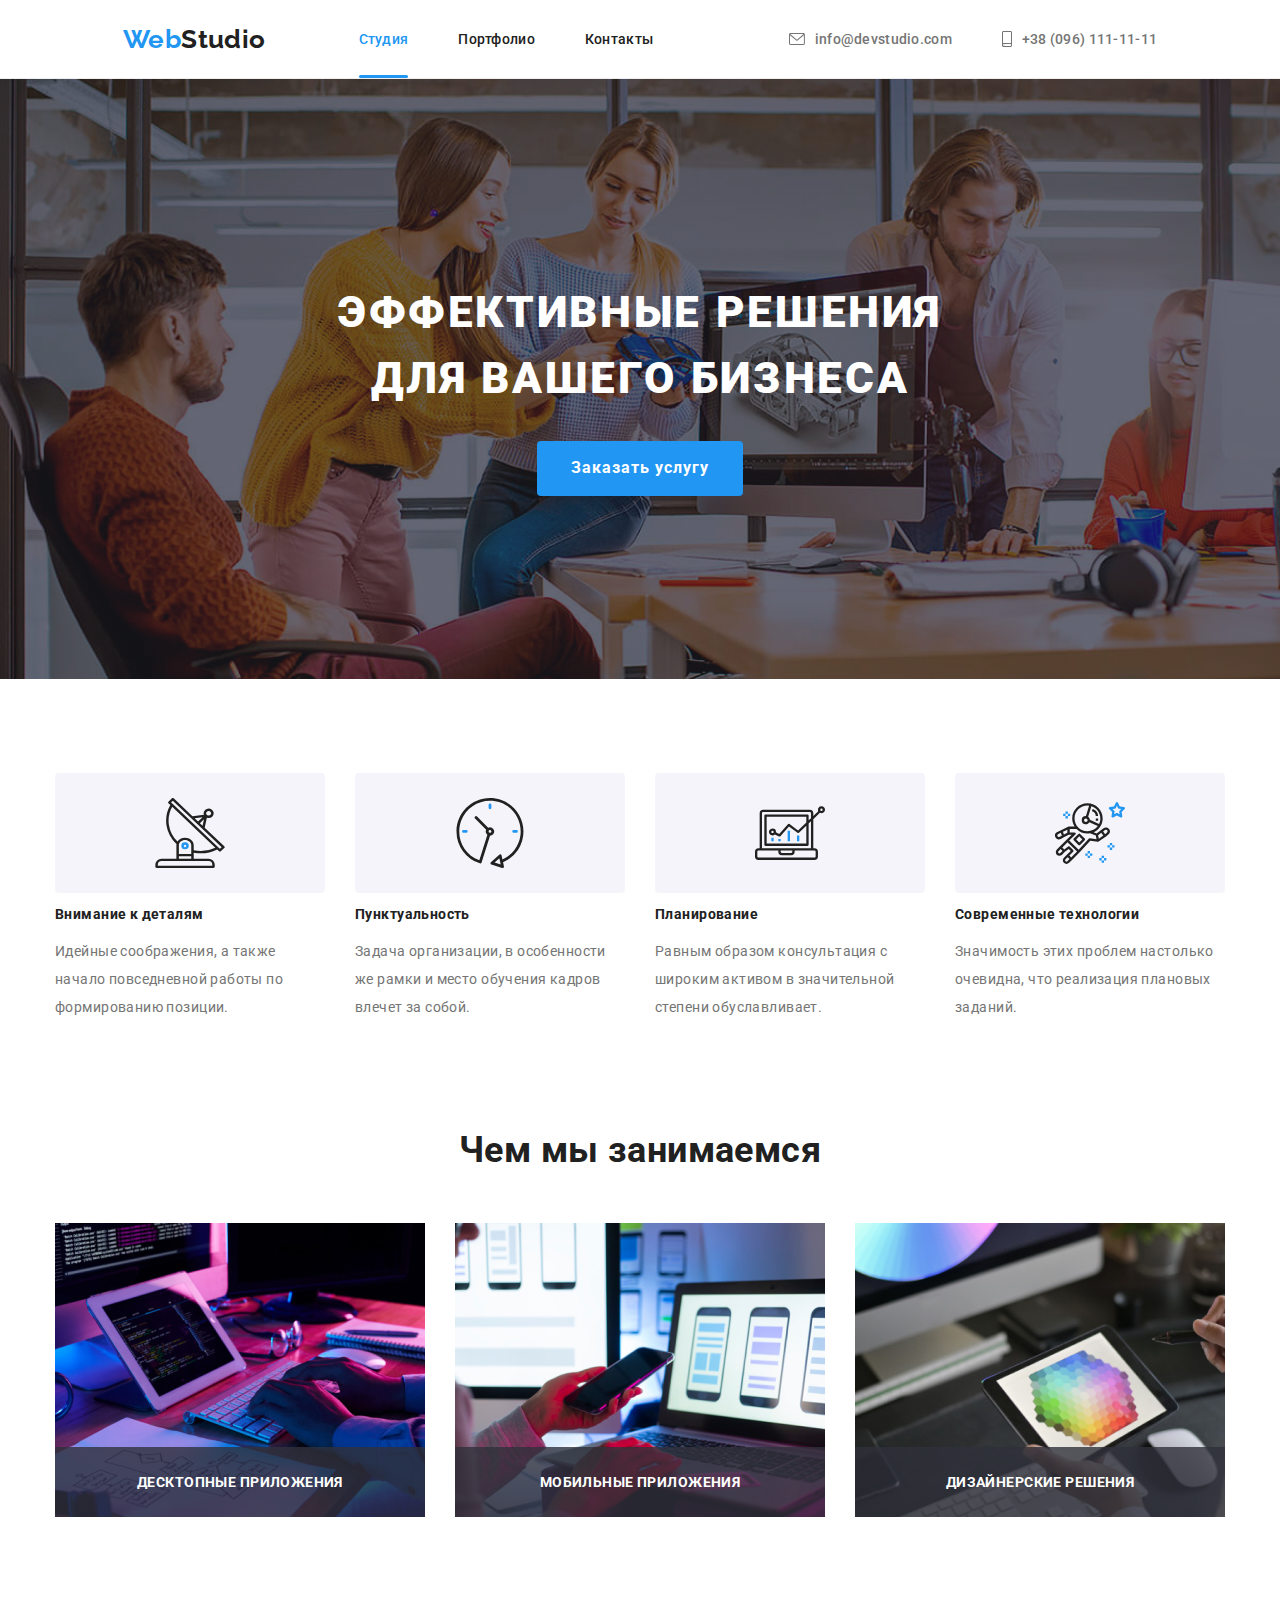
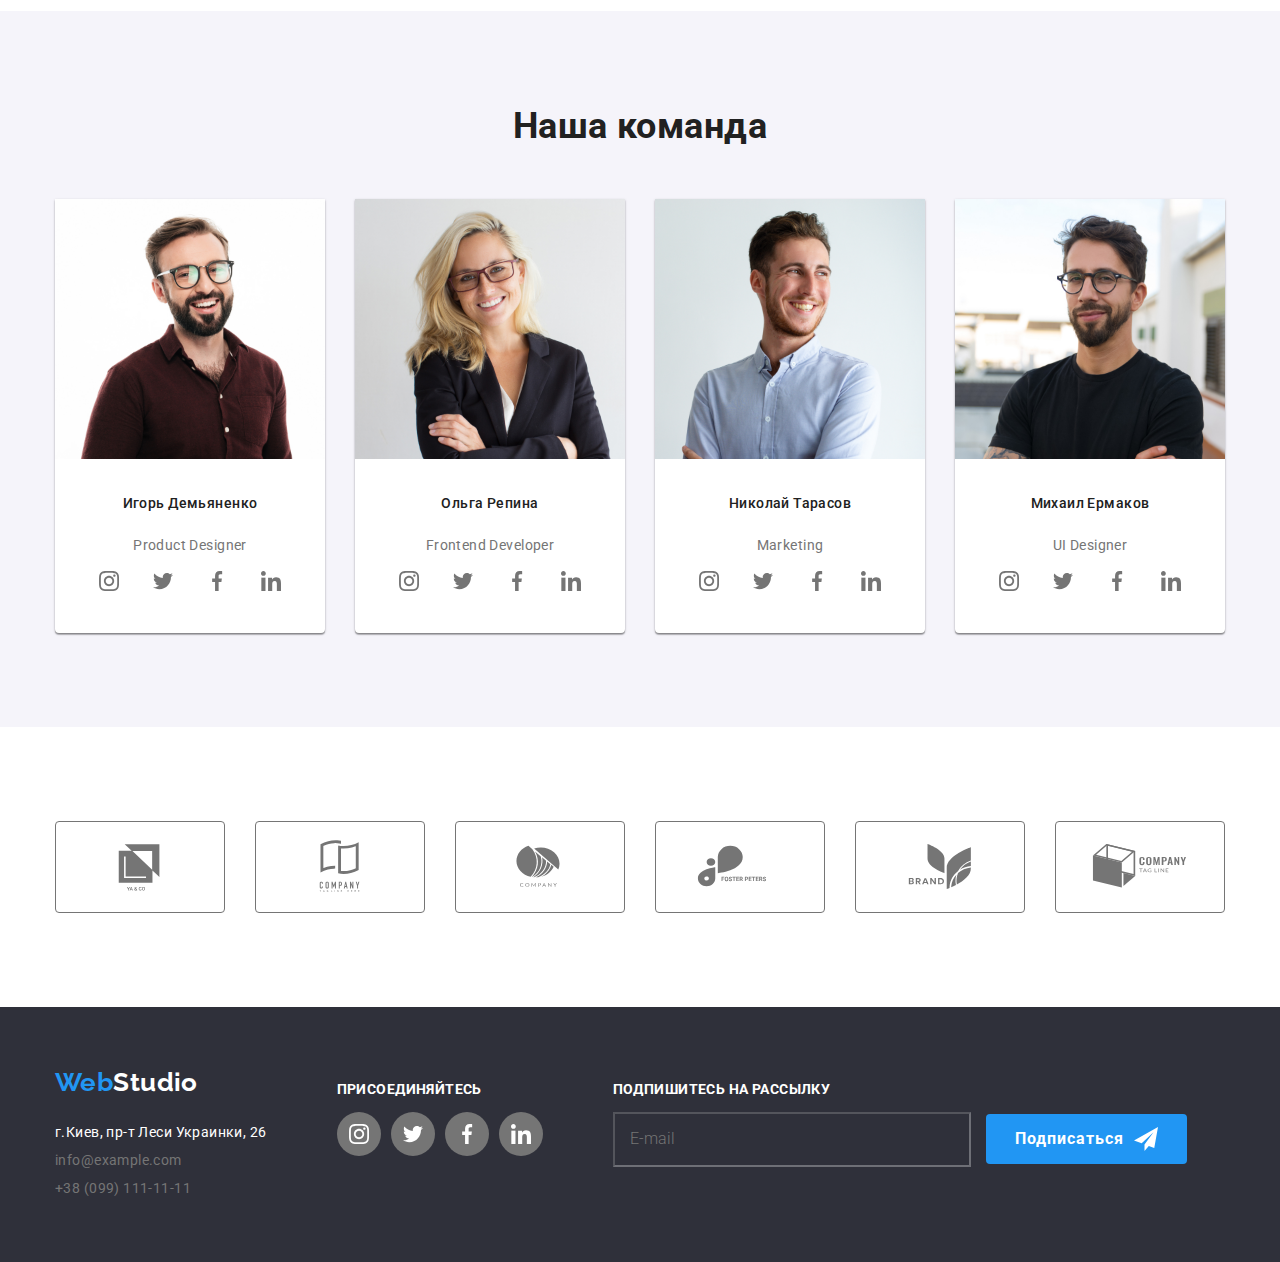
<file: index.html>
<!DOCTYPE html>
<html lang="ru">
<head>
    <meta charset="UTF-8">
    <meta http-equiv="X-UA-Compatible" content="IE=edge">
    <meta name="viewport" content="width=device-width, initial-scale=1.0">
    <link href="https://fonts.googleapis.com/css2?family=Raleway:wght@700&family=Roboto:wght@400;500;700;900&display=swap" rel="stylesheet">
    <title>WebStudio - IT решения для бизнеса</title>
    <link rel="stylesheet" href="https://cdnjs.cloudflare.com/ajax/libs/modern-normalize/1.1.0/modern-normalize.css"/>
    <link rel="stylesheet" href="/css/style.css">
</head>
<body>
    <!--Header-->
    <header>
        <div class="container header-container">
            <nav class="nav-container">
                <a href="#" class="logo"><span>Web</span>Studio</a>
                <ul class="site-nav list item-nav-container">
                    <li><a href="" class="link current">Студия</a></li>
                    <li><a href="/portfolio.html" class="link">Портфолио</a></li>
                    <li><a href="" class="link">Контакты</a></li>
                </ul>            
            </nav>
            <ul class="site-contact list item-contact-nav-container">
                <li class="contactlist-item"><a href="mailto:info@devstudio.com" class="link contact-link"><svg class="mail-icon"><use href="./images/icons.svg#envelope"></use></svg>info@devstudio.com</a></li>
                <li class="contactlist-item"><a href="tel:+38096111111" class="link contact-link"><svg class="tel-icon"><use href="./images/icons.svg#smartphone"></use></svg>+38 (096) 111-11-11</a></li>
            </ul>
        </div>
    </header>
    <!--main-->
    <main>
        <!--Heroes-->
        <section class="heroes-section">
            <div class="container heroes">
                <h1 class="title">Эффективные решения для вашего бизнеса</h1>
                <button type="button" class="order-button" data-modal-open>Заказать услугу</button>
            </div>
        </section>
        <!--Advantage-->
        <section class="section">
            <div class="container">
                <h2 class="section-title hide-title" btn-close-modal>Преимущества WebStudio</h2>
                <ul class="advantage-list list">
                    <li>
                        <div class="icon-adv"><img src="./images/details-1.svg#details-1" alt="Внимание деталей"></div>
                        <h3 class="title">Внимание к деталям</h3>
                        <p>Идейные соображения, а также начало повседневной работы по формированию позиции.</p>
                    </li>
                    <li>
                        <div class="icon-adv"><img src="./images/clock-1.svg#clock-1" alt="Пунктуальность"></div>
                        <h3 class="title">Пунктуальность</h3>
                        <p>Задача организации, в особенности же рамки и место обучения кадров влечет за собой.</p>
                    </li>
                    <li>
                        <div class="icon-adv"><img src="./images/diagram-1.svg#diagram-1" alt="Планирование"></div>
                        <h3 class="title">Планирование</h3>
                        <p>Равным образом консультация с широким активом в значительной степени обуславливает.</p>
                    </li>
                    <li>
                        <div class="icon-adv"><img src="./images/astronaut-1.svg#astronaut-1" alt="Технологии"></div>
                        <h3 class="title">Современные технологии</h3>
                        <p>Значимость этих проблем настолько очевидна, что реализация плановых заданий.</p>
                    </li>
                </ul>
            </div>
<!--What are we doing-->
            <div class="container">
                <h2 class="section-title">Чем мы занимаемся</h2>
                <ul class="list image-list">
                    <li class="doing-image-item"><img src="./images/img-1.jpg" alt="Разработка сайта"><div class="doing-overlay-discript">Десктопные приложения</div></li>
                    <li class="doing-image-item"><img src="./images/img-2.jpg" alt="Разработка мобильный приложений"><div class="doing-overlay-discript">Мобильные приложения</div></li>
                    <li class="doing-image-item"><img src="./images/img-3.jpg" alt="Брендинг и нейминг"><div class="doing-overlay-discript">Дизайнерские решения</div></li>
                </ul>
            </div>           
        </section>
        <!--Our Team-->
        <section class="section team-section">
            <div class="container team-container">
            <h2 class="section-title">Наша команда</h2>
            <ul class="list team-list">
                <li>
                    <img src="./images/img-4.jpg" alt="Product Designer">
                    <p class="team">Игорь Демьяненко</p>
                    <p class="team-discript">Product Designer</p>
                    <ul class="list social-media-list">
                        <li class="icon-block"><a href="#" class="common-smm-link team-smm-link"><svg class="smm-icon"><use href="./images/icons.svg#instagram"></use></svg></a></li>
                        <li class="icon-block"><a href="#" class="common-smm-link team-smm-link"><svg class="smm-icon"><use href="./images/icons.svg#twitter"></use></svg></a></li>
                        <li class="icon-block"><a href="#" class="common-smm-link team-smm-link"><svg class="smm-icon"><use href="./images/icons.svg#facebook"></use></svg></a></li>
                        <li class="icon-block"><a href="#" class="common-smm-link team-smm-link"><svg class="smm-icon"><use href="./images/icons.svg#linkedin"></use></svg></a></li>
                    </ul>
                </li>
                <li>
                    <img src="./images/img-5.jpg" alt="Frontend Developer">
                    <p class="team">Ольга Репина</p>
                    <p class="team-discript">Frontend Developer</p>
                    <ul class="list social-media-list">
                        <li class="icon-block"><a href="#" class="common-smm-link team-smm-link"><svg class="smm-icon"><use href="./images/icons.svg#instagram"></use></svg></a></li>
                        <li class="icon-block"><a href="#" class="common-smm-link team-smm-link"><svg class="smm-icon"><use href="./images/icons.svg#twitter"></use></svg></a></li>
                        <li class="icon-block"><a href="#" class="common-smm-link team-smm-link"><svg class="smm-icon"><use href="./images/icons.svg#facebook"></use></svg></a></li>
                        <li class="icon-block"><a href="#" class="common-smm-link team-smm-link"><svg class="smm-icon"><use href="./images/icons.svg#linkedin"></use></svg></a></li>
                    </ul>
                </li>
                <li>
                    <img src="./images/img-6.jpg" alt="Marketing">
                    <p class="team">Николай Тарасов</p>
                    <p class="team-discript">Marketing</p>
                    <ul class="list social-media-list">
                        <li class="icon-block"><a href="#" class="common-smm-link team-smm-link"><svg class="smm-icon"><use href="./images/icons.svg#instagram"></use></svg></a></li>
                        <li class="icon-block"><a href="#" class="common-smm-link team-smm-link"><svg class="smm-icon"><use href="./images/icons.svg#twitter"></use></svg></a></li>
                        <li class="icon-block"><a href="#" class="common-smm-link team-smm-link"><svg class="smm-icon"><use href="./images/icons.svg#facebook"></use></svg></a></li>
                        <li class="icon-block"><a href="#" class="common-smm-link team-smm-link"><svg class="smm-icon"><use href="./images/icons.svg#linkedin"></use></svg></a></li>
                    </ul>
                </li>
                <li>
                    <img src="./images/img-7.jpg" alt="UI Designer">
                    <p class="team">Михаил Ермаков</p>
                    <p class="team-discript">UI Designer</p>
                    <ul class="list social-media-list">
                        <li class="icon-block"><a href="#" class="common-smm-link team-smm-link"><svg class="smm-icon"><use href="./images/icons.svg#instagram"></use></svg></a></li>
                        <li class="icon-block"><a href="#" class="common-smm-link team-smm-link"><svg class="smm-icon"><use href="./images/icons.svg#twitter"></use></svg></a></li>
                        <li class="icon-block"><a href="#" class="common-smm-link team-smm-link"><svg class="smm-icon"><use href="./images/icons.svg#facebook"></use></svg></a></li>
                        <li class="icon-block"><a href="#" class="common-smm-link team-smm-link"><svg class="smm-icon"><use href="./images/icons.svg#linkedin"></use></svg></a></li>
                    </ul>
                </li>
            </ul>
        </div>
        </section>
         <!--Our Clients-->
        <section class="section clients-section">
            <ul class="clients-list list">
                <li><a href="#" class="clients-link"><svg class="client-icon"><use href="./images/icons.svg#yaco-logo"></use></svg></a></li>
                <li><a href="#" class="clients-link"><svg class="client-icon"><use href="./images/icons.svg#tagline-logo"></use></svg></a></li>
                <li><a href="#" class="clients-link"><svg class="client-icon"><use href="./images/icons.svg#company-logo"></use></svg></a></li>
                <li><a href="#" class="clients-link"><svg class="client-icon"><use href="./images/icons.svg#foster-logo"></use></svg></a></li>
                <li><a href="#" class="clients-link"><svg class="client-icon"><use href="./images/icons.svg#brand-logo"></use></svg></a></li>
                <li><a href="#" class="clients-link"><svg class="client-icon"><use href="./images/icons.svg#tag-line-logo"></use></svg></a></li>
            </ul>
        </section>
    </main>
    <!--footer-->
    <footer>
    <div class="footer-container container">
        <ul class="footer-list list">
            <li>
                <p class="logo"><span>Web</span>Studio</p>
                <address class="adress">
                    <ul class="footer-contact list">
                        <li><span>г.Киев, пр-т Леси Украинки, 26</span></li>
                        <li><a class="footer-link" href="mailto:info@example.com">info@example.com</a></li>
                        <li><a class="footer-link" href="tel:+380991111111">+38 (099) 111-11-11</a></li>
                    </ul>
                </address>
            </li>
            <li>
                <p class="footer-second-discript">присоединяйтесь</p>
                <ul class="list social-media-list">
                    <li class="icon-block"><a href="#" class="common-smm-link footer-smm-link"><svg class="smm-icon"><use href="./images/icons.svg#instagram"></use></svg></a></li>
                    <li class="icon-block"><a href="#" class="common-smm-link footer-smm-link"><svg class="smm-icon"><use href="./images/icons.svg#twitter"></use></svg></a></li>
                    <li class="icon-block"><a href="#" class="common-smm-link footer-smm-link"><svg class="smm-icon"><use href="./images/icons.svg#facebook"></use></svg></a></li>
                    <li class="icon-block"><a href="#" class="common-smm-link footer-smm-link"><svg class="smm-icon"><use href="./images/icons.svg#linkedin"></use></svg></a></li>
                </ul>
            </li>
            <li>
                <p class="footer-third-discript">подпишитесь на рассылку</p>
                <form name="form-subscribe" action="submit">
                    <input type="email" class="footer-input" name="email" placeholder="E-mail" required>
                    <button type="submit" class="button-subscribe">Подписаться<svg width="24" height="24"><use href="./images/icon-send.svg#icon-send"></use></svg></button>
                </form>
            </li>
        </ul>   
    </div>
    </footer>
    <!-- Modal window -->
    <div class="backdrope is-hidden" data-modal>
        <div class="modal">
            
            <button type="button" class="btn-close-modal" data-modal-close><svg width="11" height="11"><use href="./images/close.svg#close"></use></svg></button>
            <h2 class="modal-title">Оставь свои данные, мы вам перезвоним</h2>
            <form action="submit" class="heroes-modalform">
                <div class="form-field">
                    <input type="text" name="user-name" class="heroes-form-input" id="user-name" placeholder=" ">
                    <label for="user-name" class="heroes-form-label">Имя</label>
                    <span class="icon-modalform"><svg width="24px" height="24px"><use href="./images/person-icon.svg#person-icon"></use></svg></span>
                </div>               
                <div class="form-field">
                    <input type="tel" name="user-tel" class="heroes-form-input" id="user-tel" placeholder=" ">
                    <label for="user-tel" class="heroes-form-label">Телефон</label>
                    <span class="icon-modalform"><svg width="24px" height="24px"><use href="./images/telephone-icon.svg#telephone-icon"></use></svg></span>
                </div>
                <div class="form-field">
                    <input type="email" name="user-email" class="heroes-form-input" id="user-email" placeholder=" ">
                    <label for="user-email" class="heroes-form-label">Почта</label>
                    <span class="icon-modalform"><svg width="24px" height="24px"><use href="./images/email-icon.svg#email-icon"></use></svg></span>
                </div>
                <div class="form-field-textarea">
                    <textarea name="user-coment" class="heroes-form-comment" id="user-coment" placeholder="Введите текст"></textarea>
                    <label for="user-coment" class="heroes-textarea-label">Комментарий</label>
                </div>
                    <label class="checkbox-label">
                        <input type="checkbox" class="modal-checkbox-input" name="policy">
                        <span class="checkbox-icon"></span>
                        Соглашаюсь с рассылкой и принимаю&nbsp;<a href="#"> Условия договора</a>
                    </label>
                <div class="form-btn-container">
                    <button type="submit" class="order-button">Отправить</button>
                </div>
            </form>
        </div>
    </div>
    <script src="./js/modal.js"></script>
</body>
</html>
</file>
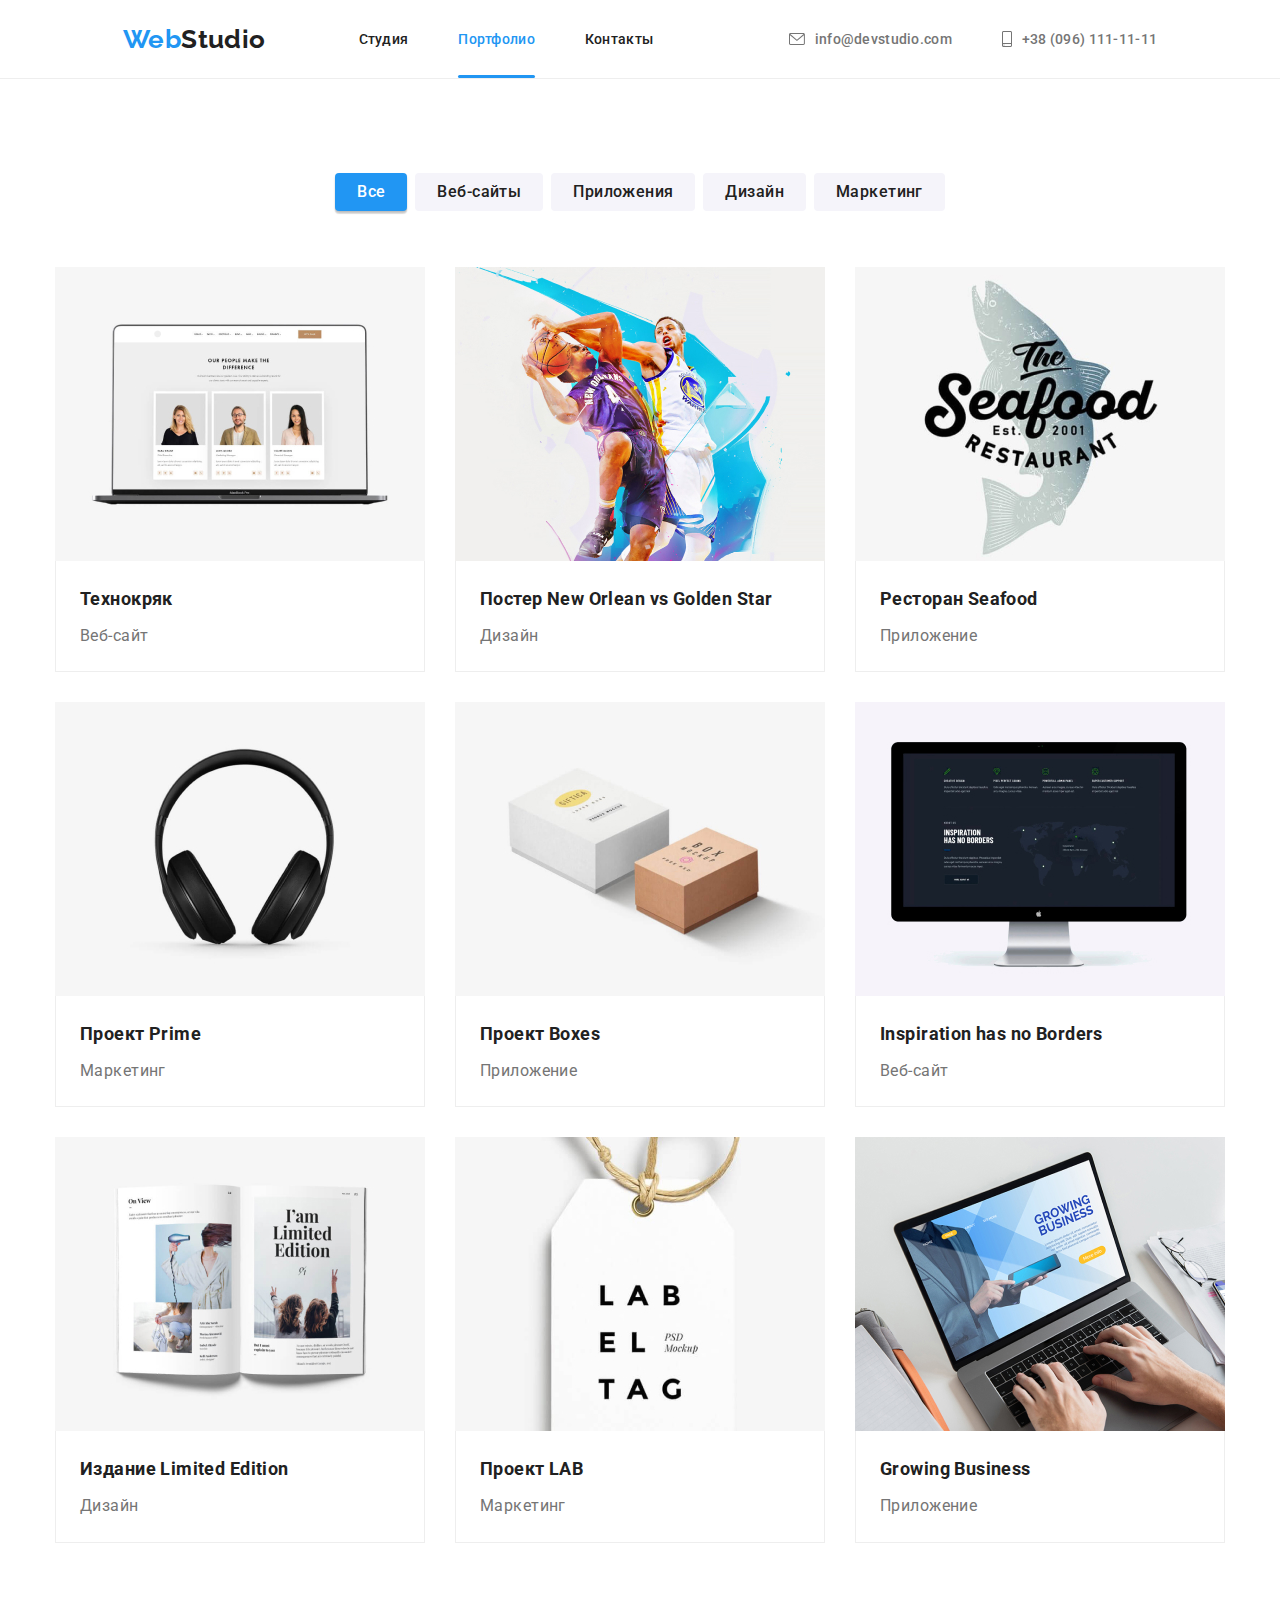
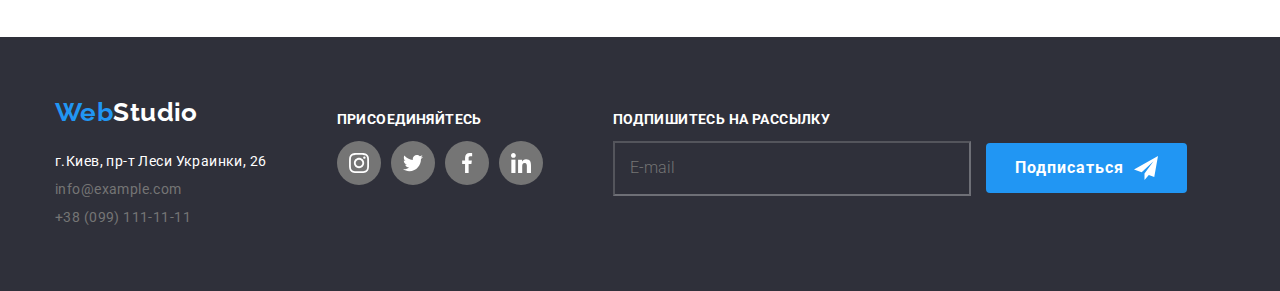
<file: portfolio.html>
<!DOCTYPE html>
<html lang="ru">
<head>
    <meta charset="UTF-8">
    <meta http-equiv="X-UA-Compatible" content="IE=edge">
    <meta name="viewport" content="width=device-width, initial-scale=1.0">
    <link href="https://fonts.googleapis.com/css2?family=Raleway:wght@700&family=Roboto:wght@400;500;700;900&display=swap" rel="stylesheet">
    <title>WebStudio - IT решения для бизнеса</title>
    <link rel="stylesheet" href="https://cdnjs.cloudflare.com/ajax/libs/modern-normalize/1.1.0/modern-normalize.css"/>
    <link rel="stylesheet" href="/css/style.css">
</head>
<body>
    <!--Header-->
    <header>
        <div class="container header-container">
            <nav class="nav-container">
                <a href="#" class="logo"><span>Web</span>Studio</a>
                <ul class="site-nav list item-nav-container">
                    <li><a href="/index.html" class="link">Студия</a></li>
                    <li><a hhref="" class="link current">Портфолио</a></li>
                    <li><a href="" class="link">Контакты</a></li>
                </ul>            
            </nav>
            <ul class="site-contact list item-contact-nav-container">
                <li class="contactlist-item"><a href="mailto:info@devstudio.com" class="link contact-link"><svg class="mail-icon"><use href="./images/icons.svg#envelope"></use></svg>info@devstudio.com</a></li>
                <li class="contactlist-item"><a href="tel:+38096111111" class="link contact-link"><svg class="tel-icon"><use href="./images/icons.svg#smartphone"></use></svg>+38 (096) 111-11-11</a></li>
            </ul>
        </div>
    </header>
    <!--main-->
    <main>
        <!--Portfolio-->
        <section class="section">
            <div class="container">
                <h1 class="section-title hide-title">Примеры работ</h1>
                <ul class="portfolio-filtr list">
                    <li><a href="" class="link link-button active">Все</a></li>
                    <li><a href="" class="link link-button disable">Веб-сайты</a></li>
                    <li><a href="" class="link link-button disable">Приложения</a></li>
                    <li><a href="" class="link link-button disable">Дизайн</a></li>
                    <li><a href="" class="link link-button disable">Маркетинг</a></li>
                </ul>
                <ul class="list portfolio-cases">
                    <li>
                        <div class="portfolio-img-overlay">
                            <img src="./images/portfolio-1.jpg" alt="Разработка Веб сайтов">
                            <div class="portfolio-discript">
                                Ресурс предлагает комплексные предложения с разным уровнем функционала и сервисов. Все это позволит посетителю получить исчерпывающие сведения о компании или частном лице.
                            </div>
                        </div>
                        <div class="project-container">
                            <p class="project">Технокряк</p>
                            <p class="project-content">Веб-сайт</p>
                        </div>
                    </li>
                    <li>
                        <div class="portfolio-img-overlay">
                            <img src="./images/portfolio-2.jpg" alt="Разработка постеров и банерной рекламы">
                            <div class="portfolio-discript">
                                Ресурс предлагает комплексные предложения с разным уровнем функционала и сервисов. Все это позволит посетителю получить исчерпывающие сведения о компании или частном лице.
                            </div>
                        </div>                  
                        <div class="project-container">
                        <p class="project">Постер New Orlean vs Golden Star</p>
                        <p class="project-content">Дизайн</p>
                    </div>
                    </li>
                    <li>
                        <div class="portfolio-img-overlay">
                            <img src="./images/portfolio-3.jpg" alt="Разработка мобилльных приложений">
                            <div class="portfolio-discript">
                                Ресурс предлагает комплексные предложения с разным уровнем функционала и сервисов. Все это позволит посетителю получить исчерпывающие сведения о компании или частном лице.
                            </div>
                        </div>    
                        <div class="project-container">
                        <p class="project">Ресторан Seafood</p>
                        <p class="project-content">Приложение</p>
                    </div>
                    </li>
                    <li>
                        <div class="portfolio-img-overlay">
                            <img src="./images/portfolio-4.jpg" alt="Разработка дизайна продукции">
                            <div class="portfolio-discript">
                                Ресурс предлагает комплексные предложения с разным уровнем функционала и сервисов. Все это позволит посетителю получить исчерпывающие сведения о компании или частном лице.
                            </div>
                        </div>    
                        <div class="project-container">
                        <p class="project">Проект Prime</p>
                        <p class="project-content">Маркетинг</p>
                    </div>
                    </li>
                    <li>
                        <div class="portfolio-img-overlay">
                            <img src="./images/portfolio-5.jpg" alt="Разработка дизайна упаковки">
                            <div class="portfolio-discript">
                                Ресурс предлагает комплексные предложения с разным уровнем функционала и сервисов. Все это позволит посетителю получить исчерпывающие сведения о компании или частном лице.
                            </div>
                        </div>    
                        <div class="project-container">
                        <p class="project">Проект Boxes</p>
                        <p class="project-content">Приложение</p>
                    </div>
                    </li>
                    <li>
                        <div class="portfolio-img-overlay">
                            <img src="./images/portfolio-6.jpg" alt="Поиск идеи для продвижения">
                            <div class="portfolio-discript">
                                Ресурс предлагает комплексные предложения с разным уровнем функционала и сервисов. Все это позволит посетителю получить исчерпывающие сведения о компании или частном лице.
                            </div>
                        </div>    
                        <div class="project-container">
                        <p class="project">Inspiration has no Borders</p>
                        <p class="project-content">Веб-сайт</p>
                    </div>
                    </li>
                    <li>
                        <div class="portfolio-img-overlay">
                            <img src="./images/portfolio-7.jpg" alt="Разработка уникального дизайна продукции">
                            <div class="portfolio-discript">
                                Ресурс предлагает комплексные предложения с разным уровнем функционала и сервисов. Все это позволит посетителю получить исчерпывающие сведения о компании или частном лице.
                            </div>
                        </div>    
                        <div class="project-container">
                        <p class="project">Издание Limited Edition</p>
                        <p class="project-content">Дизайн</p>
                    </div>
                    </li>
                    <li>
                        <div class="portfolio-img-overlay">
                            <img src="./images/portfolio-8.jpg" alt="Разработка макетов">
                            <div class="portfolio-discript">
                                Ресурс предлагает комплексные предложения с разным уровнем функционала и сервисов. Все это позволит посетителю получить исчерпывающие сведения о компании или частном лице.
                            </div>
                        </div>    
                        <div class="project-container">
                        <p class="project">Проект LAB</p>
                        <p class="project-content">Маркетинг</p>
                    </div>
                    </li>
                    <li>
                        <div class="portfolio-img-overlay">
                            <img src="./images/portfolio-9.jpg" alt="Поиск точек роста вашего бизнеса">
                            <div class="portfolio-discript">
                                Ресурс предлагает комплексные предложения с разным уровнем функционала и сервисов. Все это позволит посетителю получить исчерпывающие сведения о компании или частном лице.
                            </div>
                        </div>    
                        <div class="project-container">
                        <p class="project">Growing Business</p>
                        <p class="project-content">Приложение</p>
                    </div>
                    </li>
                </ul>
            </div>
        </section>
    </main>
    <!--footer-->
    <footer>
        <div class="footer-container container">
            <ul class="footer-list list">
                <li>
                    <p class="logo"><span>Web</span>Studio</p>
                    <address class="adress">
                        <ul class="footer-contact list">
                            <li><span>г.Киев, пр-т Леси Украинки, 26</span></li>
                            <li><a class="footer-link" href="mailto:info@example.com">info@example.com</a></li>
                            <li><a class="footer-link" href="tel:+380991111111">+38 (099) 111-11-11</a></li>
                        </ul>
                    </address>
                </li>
                <li>
                    <p class="footer-second-discript">присоединяйтесь</p>
                    <ul class="list social-media-list">
                        <li class="icon-block"><a href="#" class="common-smm-link footer-smm-link"><svg class="smm-icon"><use href="./images/icons.svg#instagram"></use></svg></a></li>
                        <li class="icon-block"><a href="#" class="common-smm-link footer-smm-link"><svg class="smm-icon"><use href="./images/icons.svg#twitter"></use></svg></a></li>
                        <li class="icon-block"><a href="#" class="common-smm-link footer-smm-link"><svg class="smm-icon"><use href="./images/icons.svg#facebook"></use></svg></a></li>
                        <li class="icon-block"><a href="#" class="common-smm-link footer-smm-link"><svg class="smm-icon"><use href="./images/icons.svg#linkedin"></use></svg></a></li>
                    </ul>
                </li>
                <li>
                    <p class="footer-third-discript">подпишитесь на рассылку</p>
                    <form name="form-subscribe" action="submit">
                        <input type="email" class="footer-input" name="email" placeholder="E-mail" required>
                        <button type="submit" class="button-subscribe">Подписаться<svg width="24" height="24"><use href="./images/icon-send.svg#icon-send"></use></svg></button>
                    </form>
                </li>
            </ul>   
        </div>
        </footer>
</body>
</html>
</file>
<file: css/style.css>
/*
main
Color background #FFFFFF; 
Color background second #F5F4FA; 
text
Цвет основной (абзацы текст описания) #757575
Цвет дополнительный (Заголовки, меню) #212121;
elements
Color acsent(button) #2196F3
*/
*,
*::before,
*::after{
    box-sizing: border-box;
}
:root{
    --main-text-color:#757575;
    --title-text-color:#212121;
    --accent-text-color:#2196F3;
    --main-bg-color: #FFFFFF;
    --second-bg-color:rgba(245, 244, 250, 1);
    --button-disable:#F5F4FA;
    --button-active:#2196F3;
    --boder-color:#EEEEEE;
}
body{
    background: var(--main-bg-color);  
    color: var(--main-text-color);
    font-family: Roboto, sans-serif;
    font-size: 14px;
    font-weight: 400;
    line-height: 2;
    letter-spacing: 0.03em;
    margin: 0;
}
.list{
    list-style: none;
    padding: 0;
    margin-top: 0;
    margin-bottom: 0;
}
/*Navigation*/
.logo{
    font-size: 26px;
    font-family: Raleway, serif;
    font-weight: 700;
    color: var(--title-text-color);
    line-height: 1.17;
    text-decoration: none;
}
.logo span{
    color: var(--accent-text-color);
}
.site-nav .link{
    font-weight: 500;
    color: var(--title-text-color);
    text-decoration: none;
    letter-spacing: 0.02em;
}
.site-nav .link:hover,
.site-nav .link:hover {
    color: var(--accent-text-color);
}
.site-nav .link.current{
    color: var(--accent-text-color);
}
.current{
    position: relative;
}
.current::after{
    content: '';
    position: absolute;
    background-color: var(--accent-text-color);
    width: 100%;
    height: 3px;
    bottom: -25px; 
    left:0;
    border-radius: 1.5px;
}
.mail-icon{
    width:16px; 
    height:12px;
    margin-right: 10px;
}
.tel-icon{
    width:10px; 
    height:16px;
    margin-right: 10px;
}
.site-contact .link{
    font-weight: 500;
    color: var(--main-text-color);
    letter-spacing: 0.02em;
    text-decoration: none;
}
.contactlist-item{
    display: flex;
    justify-content: center;
    align-items: center;
}
.link,.contact-link{
    display: flex;
    justify-content: center;
    align-items: center;
    fill: var(--main-text-color);
}
.contact-link:hover{
    color: var(--accent-text-color);
    fill: var(--accent-text-color);
}
/*FLEX*/
.container{
    width: 1200px;
  
    padding-left: 15px;
    padding-right: 15px;
    padding-top: 0;
    padding-bottom: 0;
   
    margin-left: auto;
    margin-right: auto;
    margin-top: 0;
    margin-bottom: 0;
}
header{
    border-bottom: 1px solid var(--boder-color);
}
 .nav-container, .header-container,
 .item-contact-nav-container {
    display: flex;
    align-items: center;
}
.nav-container{
    padding-top: 24px;
    padding-bottom: 24px;
}
.header-container{
    justify-content: space-around;
}
.nav-container>a{

    margin-right: 93px;
}
.item-nav-container{
    display: flex;
}
.item-nav-container>li:not(:last-child){
    margin-right: 50px;
}
.item-contact-nav-container>li:not(:last-child){
    margin-right: 50px;
 }
/*Common section*/
.section{
   padding-top: 94px;
   padding-bottom: 94px;
   margin-top: o;
   margin-bottom: 0;
}
.section-title{
    color: var(--title-text-color);
    font-size: 36px;
    font-weight: 700;
    line-height: 1.22;
    text-align: center;
    margin-top: 0;
    margin-bottom: 50px;
}
/*Heroes*/
.heroes-section{
    margin-left: auto;
    margin-right: auto;
    background-image: linear-gradient(to top,rgba(47, 48, 58, 0.4),rgba(47, 48, 58, 0.4)),url("/images/heroes-bg-1.jpg");
    background-size: cover, cover;
    background-repeat: no-repeat, no-repeat;
    max-width: 1600px;
    height: 600px;
}
.heroes{
    text-align: center;
    padding-top: 200px;
    padding-bottom: 200px;
    padding-left: 252px;
    padding-right: 252px;
    margin-left: auto;
    margin-right: auto;
}
.heroes .title{
    font-size: 44px;
    font-weight: 900;
    line-height: 1.5;
    letter-spacing: 0.06em;
    color: var(--main-bg-color);
    text-transform: uppercase;
    margin-top: 0;
    margin-bottom: 30px;
}
.order-button{
    display: inline-block;

    margin-top: 0;
    margin-bottom: 0;
    padding-top: 10px;
    padding-bottom: 10px;
    padding-left: 32px;
    padding-right: 32px;

    font-size: 16px;
    font-weight: 700;
    line-height: 1.89;
    letter-spacing: 0.06em;
    color: var(--main-bg-color);
    background-color: var(--accent-text-color);

    border-radius: 4px;
    border-color: transparent;
}
.order-button:hover,
.order-button:focus {
  background-color: #1976d2;
}
/*advantage*/
.advantage-list{
    display: flex;
    padding-left: 0;
    margin-top: 0;
    margin-bottom: 94px;
}
.advantage-list>li{
    width: 270px;
}
.advantage-list>li:not(:last-child){
    margin-right: 30px;
}
.advantage-list .title{
    font-size: 14px;
    font-weight: 700;
    line-height: 1.14;
    color: var(--title-text-color);
}
.icon-adv img{
    display: block;
    margin-left: auto;
    margin-right: auto;
    width: 70px;
    height: 70px;
}
.icon-adv{
    display: flex;
    justify-content: center;
    align-items: center;
    width: 270px;
    height: 120px;
    background-color: var(--second-bg-color);
    border-radius: 4px;
}
.hide-title{
    display:none;
}
/*what we are doing*/
.image-list{
  display: flex;  
  padding-left: 0;
  margin-top: 0;
  margin-bottom: 0;
}
.image-list>li:not(:last-child){
    margin-right: 30px;
}
.image-list img{
    display: block;
    width: 100%;
    height: auto;
    margin-bottom: 0;
}
.doing-image-item{
    position: relative;
}
.doing-overlay-discript{
    display: flex;
    justify-content: center;
    align-items: center;

    position: absolute;
    width: 100%;
    height: 70px;
    bottom: 0;
    left: 0; 
    background-color: hsla(235, 10%, 21%, 0.8);

    text-align: center;
    align-content: center;

    font-weight: 700;
    line-height: 1.17;
    color: var(--main-bg-color);
    text-transform: uppercase;
}
/*our team*/
.team-section{
    background-color: var(--second-bg-color);
}
.team-container p{
    text-align: center;
}
.team-container .team{
    color: var(--title-text-color);
    font-weight: 500;
    margin-top: 0;
    margin-bottom: 10;
}
.team-container .team-discript{
    margin-top: 0;
    margin-bottom: 0;
}
.team-list{
    display: flex;
    justify-content: center;
    padding-left: 0;
    margin-top: 0;
    margin-bottom: 0;
}
.team-list>li{
    padding-bottom: 30px;
    background-color: var(--main-bg-color);

    border-bottom-left-radius: 4px;
    border-bottom-right-radius: 4px;

    box-shadow: 0 2px 1px rgba(0, 0, 0, 0.2),
                0 1px 1px rgba(0, 0, 0, 0.2),
                0 1px 3px rgba(0, 0, 0, 0.2);
}
.team-list>li:not(:last-child){
    margin-right: 30px;
}
.team-list img{
    display: block;
    margin-bottom: 30px;
    width: 100%;
    height: auto;
}
/* smm links */
.social-media-list{
    display: flex;
    justify-content: center;
}
.icon-block:not(:last-child){
margin-right: 10px;
}
.icon-block{
    border: none;   
}
/* common SMM link */
.common-smm-link{
    display: inline-flex;
    justify-content: center;
    align-items: center;
    width: 44px;
    height: 44px; 
    border-radius: 50%;
}
.smm-icon{
    width:20px;
    height:20px;
}
/* team smm link  */
.team-smm-link{
    background-color:  var(--main-bg-color);
    fill: var(--main-text-color);
}
.team-smm-link:hover{
    background-color: var(--button-active);
    fill: var(--main-bg-color);
}
/* Our CLIENTS */
.clients-list{
    display: flex;
    justify-content:center;
    align-items: center;
}
.clients-list>li:not(:last-child){
    margin-right: 30px;
}
.client-icon{
    width: 106px;
    height: 60px;    
}
.clients-list .clients-link{
    display: inline-flex;
    justify-content: center;
    align-items: center;

    width: 170px;
    height: 92px; 

    border: 1px solid var(--main-text-color);
    border-radius: 4px;
    fill: var(--main-text-color);
}

.clients-list .clients-link:hover{
    border-color: var(--button-active);
    fill: var(--button-active);
}
/*footer*/
footer{
    background-color: #2F303A;
}
.footer-container{
    padding-top: 60px;
    padding-bottom: 60px;
}
.footer-list{
    display: flex;
    justify-content: left;
}
.footer-list>li:not(:last-child){
    margin-right: 70px;
}
.footer-container .logo{
    color:var(--main-bg-color);
    margin-top: 0;
    margin-bottom: 20px;
}
.adress{
font-style:normal;
}
.footer-link{
    text-decoration: none;
    color: var(--main-text-color);
}
.footer-contact span{
    color: var(--main-bg-color);
}
.footer-contact{
    padding-left: 0;
}
/* footer "Присоединяйтесь" */
.footer-second-discript,
.footer-third-discript{
    font-size: 14px;
    line-height: 1.17;
    font-weight: 700;
    text-transform:uppercase;
    color: var(--main-bg-color);
}
/* footer smm links */
.footer-smm-link{ 
    background-color:  var(--main-text-color);
    fill: var(--main-bg-color);
}
.footer-smm-link:hover{
    background-color: var(--button-active);
}

.button-subscribe{
    appearance: none;
    display: inline-flex;

    align-items: center;
    justify-content: center;

    margin-top: 0;
    margin-bottom: 0;
    padding-top: 10px;
    padding-bottom: 10px;
    padding-left: 29px;
    padding-right: 29px;

    font-size: 16px;
    font-weight: 700;
    line-height: 1.89;
    letter-spacing: 0.06em;
    color: var(--main-bg-color);
    background-color: var(--accent-text-color);
    border: none;

    border-radius: 4px;
}
.button-subscribe:hover,
.button-subscribe:focus {
  background-color: #1976d2;
}
.button-subscribe svg{
    margin-left: 10px;
}
.footer-input{
    width: 358px;
    /* height: 50px; */
    padding: 15px 16px 16px 15px;

    margin-right: 12px;
    background-color: transparent;
    font-size: 16px;
    font-weight: 300;
    line-height: 1.25;

    color: var(--main-bg-color);

    border-color: hsla(0, 0%, 100%, 0.3);

}
/* modal window */
.backdrope{
    position: fixed;
    top: 0;
    left: 0;
    width: 100%;
    height: 100%;
    background-color: hsla(0, 0%, 0%, 0.2);
    opacity: 1;
    transition: opacity 250ms cubic-bezier(0.4, 0, 0.2, 1);
}
.backdrope.is-hidden{
    opacity: 0;
    pointer-events: none;
}
.modal{
    
    position: absolute;
    top: 50%;
    left: 50%;
    transform: translate(-50%, -50%) scale(1);/*gether 2 rules to centr modal window*/
    
    min-width: 528px;
    min-height: 581px;
    padding: 40px;

    background-color: var(--main-bg-color);
    border-radius: 3px;
    /* transform: scale(1); */
    transition: transform 300ms cubic-bezier(0.4, 0, 0.2, 1);
}
.backdrope.is-hidden .modal{
    /*for animation modal window*/
    transform: translate(-50%, -50%) scale(0.5);/*gether 2 rules to centr modal window*/
    /* transform: scale(0.5); */
    opacity: 0;
    pointer-events: none;
}
.btn-close-modal{
    position: absolute;
    top: 10px;
    right: 10px;

    min-width: 30px;
    min-height: 30px;

    display: flex;
    justify-content: center;
    align-items: center;
    
    border: 1px solid rgb(224, 217, 217);
    border-radius: 50%;
}
.modal-title{
    margin-top: 0;
    margin-bottom: 30px;
    font-size: 20px;
    font-weight: 700;
    line-height: 1.15;
    text-align: center;

    color: var(--title-text-color);
}
.form-field{
    position: relative;
    margin-bottom: 28px;
    margin-top: 0;
}
.heroes-form-label{
    position: absolute;
    top: 50%;
    left: 42px;
    transform: translateY(-50%);

    font-size: 12px;
    font-weight: 400;
    line-height: 1.17;
}
.heroes-form-input{
    width: 100%;
    font-size: 16px;
    
    padding-top: 12px;
    padding-bottom: 12px;
    padding-left: 40px;
    padding-right: 40px;

    border-width: 1px;
    border-color: var(--main-text-color);
    border-radius: 4px;

    margin-bottom: 0;
    margin-top: 0;
}
.heroes-form-input:focus + .heroes-form-label,
.heroes-form-input:not(:placeholder-shown) + .heroes-form-label{
    color: var(--accent-text-color);
    fill: var(--accent-text-color);
    top: -50%;
    left: 42px;
    transform: translateY(50%);
}
.icon-modalform{
    display: inline-block;
    width: 18px;
    height: 18px;
    position: absolute;
    top: 50%;
    left: 12px;
    transform: translateY(-50%);
}
.heroes-form-input:focus ~ .icon-modalform{
    fill: var(--accent-text-color);
}
.form-field-textarea{
    position: relative;
    width: 100%;
    margin-bottom: 20px;
    margin-top: 0;
}
.form-field-textarea .heroes-form-comment{
    display: block;
    resize: none;
    width: 100%;
    height: 120px;

    padding-top: 12px;
    padding-bottom: 12px;
    padding-left: 16px;
    padding-right: 16px;

    border-radius: 4px;
}
.heroes-textarea-label{
    position: absolute;
    top:-6%;
    left: 0;
    transform: translateY(-50%);
    display: block;
    font-size: 12px;
    font-weight: 400;
    line-height: 1.17;
} 
.heroes-form-comment:focus-within + .heroes-textarea-label,
.heroes-form-comment:not(:placeholder-shown) + .heroes-textarea-label{
    left: 42px;
    color: var(--accent-text-color);
}
.modal-checkbox-input{
    /* -moz-appearance: none;
    -webkit-appearance: none;
    appearance: none;  */
    position: absolute;
    width: 1px;
    height: 1px;
    margin: -1px;
    border: 0;
    padding: 0;
    clip: rect(0 0 0 0);
    overflow: hidden;
}
.checkbox-label{
    display: flex;
    align-items: center;
    position: relative;
    margin-bottom: 20px;
    padding-left: 10px;
    padding-right: 10px;
}
.checkbox-icon{
    display: inline-block;
    margin-right: 7px;
    width: 15px;
    height: 15px;

    border: 2px solid var(--title-text-color);
    border-radius: 3px;
}
.modal-checkbox-input:checked + .checkbox-icon{
    background-color:var(--accent-text-color);
    background-image: url(../images/check-icon.svg#check-icon);
    background-repeat: no-repeat;
    background-position: 50% 50%;
    background-size: cover;
    background-origin: content-box;
    border: transparent;
}
.heroes-modalform .form-btn-container{
    text-align: center;
}
/* heroes-form-comment */
/*PAGE Portfolio*/
.portfolio-filtr{
display: flex;
justify-content: center;
margin-top: 0;
margin-bottom: 56px;
}
.portfolio-filtr>li:not(:last-child){
margin-right: 8px;
}
.link-button{
    display: inline-block;
    padding: 6px 22px 6px 22px;
    text-decoration: none;
    font-size: 16px;
    font-weight: 500;
    line-height: 1.62;
    font-weight: 500;
    border-radius: 4px;
}
.link-button:hover{
 color: var(--main-bg-color);
 background-color: var(--button-active);

 box-shadow: 0 2px 2px rgba(0,0,0,0.12),
             0 1px 2px rgba(0,0,0,0.08),
             0 3px 1px rgba(0, 0, 0, 0.1);
}
.link-button.active{
 color: var(--main-bg-color);
 background-color: var(--button-active);
 
 box-shadow: 0 2px 2px rgba(0,0,0,0.12),
             0 1px 2px rgba(0,0,0,0.08),
             0 3px 1px rgba(0, 0, 0, 0.1);
} 
.link-button.disable{
  color: var(--title-text-color);  
  background-color: var(--button-disable); 
}
.portfolio .project-name{
    color: var(--title-text-color);
    font-size: 18px;
    font-weight: 700;
    line-height: 2;
    letter-spacing: 0.06em;
}
.portfolio .project-name{
    color: var(--main-text-color);
    line-height: 1.88;
}
.portfolio-cases{
    display: flex;
    flex-wrap: wrap;
    margin: -15px;
}
.portfolio-cases>li:hover{
    box-shadow: 1px 4px 6px rgba(0,0,0,0.16),
                0 4px 4px rgba(0,0,0,0.06),
                0 1px 1px rgba(0,0,0,0.12);
}
.portfolio-cases>li{
    margin: 15px;
    flex-basis: calc((100%-(15px*6))/3);
}
.portfolio-cases img{
display: block;
width: 100%;
height: auto;
}
.project-container{
    padding-top: 20px;
    padding-bottom: 20px;
    padding-left: 24px;
    padding-right: 24px;
    border-left: 1px solid var(--boder-color);
    border-right: 1px solid var(--boder-color);
    border-bottom: 1px solid var(--boder-color);
}
.project{
color: var(--title-text-color);
font-size: 18px;
line-height: 2;
    font-weight: 700;
    margin-top: 0;
    margin-bottom: 4px;
}
.project-content{
    font-size: 16px;
    line-height: 1.88;
        font-weight: 400;
        margin-top: 0;
        margin-bottom: 0;
}
/* slide up overlay discription */
.portfolio-img-overlay{
    position: relative;
    overflow: hidden;
}
.portfolio-discript{
    position: absolute;
    background-color: hsla(207, 90%, 54%, 0.9);
    width: 100%;
    height: 100%;
    bottom: -100%;
    left: 0;

    padding: 63px 24px;

        font-size: 18px;
    line-height: 1.56;
    color: var(--main-bg-color);
    transition: transform 250ms cubic-bezier(0.4, 0, 0.2, 1);
}
.portfolio-img-overlay:hover .portfolio-discript{
    transform: translateY(-100%);
}
</file>
